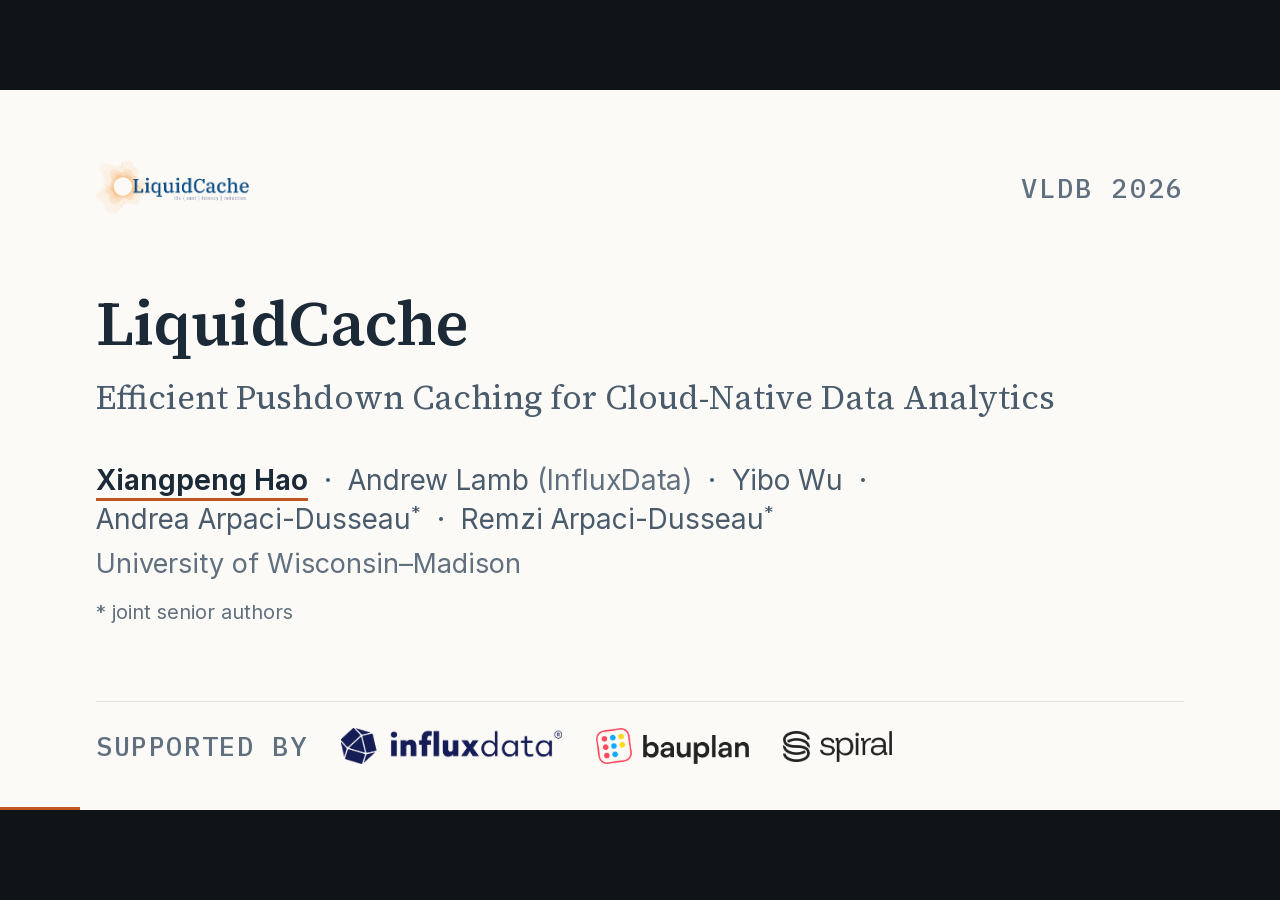
<file: index.html>
<!DOCTYPE html>
<html lang="en">
<head>
<meta charset="utf-8">
<meta name="viewport" content="width=device-width, initial-scale=1">
<title>LiquidCache — VLDB 2026</title>
<link rel="stylesheet" href="style.css?v=13">
</head>
<body>
<div id="stage">
<div id="frame">

<!-- global SVG defs: markers must live outside display:none slides -->
<svg width="0" height="0" style="position:absolute" aria-hidden="true">
  <defs>
    <marker id="ah" viewBox="0 0 10 10" refX="7.5" refY="5" markerWidth="9" markerHeight="9" orient="auto-start-reverse">
      <path d="M0,0.6 L9.5,5 L0,9.4 z" fill="#4a5b6c"/>
    </marker>
    <marker id="ah-a" viewBox="0 0 10 10" refX="7.5" refY="5" markerWidth="9" markerHeight="9" orient="auto-start-reverse">
      <path d="M0,0.6 L9.5,5 L0,9.4 z" fill="#c05621"/>
    </marker>
    <marker id="ah-b" viewBox="0 0 10 10" refX="7.5" refY="5" markerWidth="9" markerHeight="9" orient="auto-start-reverse">
      <path d="M0,0.6 L9.5,5 L0,9.4 z" fill="#3d6b99"/>
    </marker>
  </defs>
</svg>

<!-- ================= 1 · TITLE ================= -->
<section class="slide s-title">
  <div class="brand">
    <img class="lc" src="assets/liquidcache-logo.png" alt="LiquidCache">
    <div class="venue">VLDB 2026</div>
  </div>
  <div class="mid">
    <h1>LiquidCache</h1>
    <div class="subtitle">Efficient Pushdown Caching for Cloud-Native Data Analytics</div>
    <div class="authors">
      <span class="me">Xiangpeng Hao</span> &nbsp;·&nbsp;
      <span class="au">Andrew Lamb <span class="inst">(InfluxData)</span></span> &nbsp;·&nbsp;
      <span class="au">Yibo Wu</span> &nbsp;·&nbsp;
      <span class="au">Andrea Arpaci-Dusseau<sup>*</sup></span> &nbsp;·&nbsp;
      <span class="au">Remzi Arpaci-Dusseau<sup>*</sup></span>
    </div>
    <div class="affil">University of Wisconsin–Madison</div>
    <div class="jsa-note">* joint senior authors</div>
  </div>
  <div class="foot">
    <span class="lab">Supported by</span>
    <img src="assets/influxdata.png" alt="InfluxData">
    <img src="assets/bauplan.png" alt="Bauplan">
    <img class="spiral" src="assets/spiral.png" alt="Spiral">
  </div>
</section>

<!-- ================= 2 · TAKEAWAY ================= -->
<section class="slide s-take">
  <div class="kicker">Takeaway</div>
  <div class="body" style="gap:24px">
    <div class="hero">Cache a <span class="a">better format</span><br>than the storage format.</div>
    <svg id="takeaway-anim" viewBox="0 0 1112 235" style="width:1112px">
      <!-- object store: the archive keeps its files; travelers below are copies -->
      <rect x="10" y="10" width="310" height="170" rx="14" fill="#e9eff6" stroke="#c3d3e2"/>
      <text x="165" y="44" text-anchor="middle" class="t-box">Object store</text>
      <g class="shelf">
        <rect x="27" y="58" width="132" height="44" rx="9" fill="#e6eff6" stroke="#3f7ea6"/>
        <text x="93" y="88" text-anchor="middle" class="t-mono" fill="#31658a">CSV</text>
        <rect x="171" y="58" width="132" height="44" rx="9" fill="#e3f1ef" stroke="#2f8b84"/>
        <text x="237" y="88" text-anchor="middle" class="t-mono" fill="#266f6a">JSON</text>
        <rect x="27" y="112" width="132" height="44" rx="9" fill="#e9eff6" stroke="#3d6b99"/>
        <text x="93" y="142" text-anchor="middle" class="t-mono" fill="#2d5177">Parquet</text>
        <rect x="171" y="112" width="132" height="44" rx="9" fill="#e9ebf6" stroke="#5a68a8"/>
        <text x="237" y="142" text-anchor="middle" class="t-mono" fill="#47548c">MCAP</text>
      </g>

      <!-- cache: slots fill as copies arrive, empty again at cycle end -->
      <rect x="401" y="10" width="310" height="170" rx="14" fill="#ffffff" stroke="#e8c9a8" stroke-width="1.5"/>
      <text x="556" y="44" text-anchor="middle" class="t-box">Cache</text>
      <g class="slots" fill="none" stroke="#e8c9a8" stroke-dasharray="5 4">
        <rect x="418" y="58" width="132" height="44" rx="9"/>
        <rect x="562" y="58" width="132" height="44" rx="9"/>
        <rect x="418" y="112" width="132" height="44" rx="9"/>
        <rect x="562" y="112" width="132" height="44" rx="9"/>
      </g>
      <g class="cached-static">
        <rect x="418" y="58" width="132" height="44" rx="9" fill="#faeee2" stroke="#e8c9a8"/>
        <text x="484" y="88" text-anchor="middle" class="t-mono" fill="#9c4118">Liquid</text>
        <rect x="562" y="58" width="132" height="44" rx="9" fill="#faeee2" stroke="#e8c9a8"/>
        <text x="628" y="88" text-anchor="middle" class="t-mono" fill="#9c4118">Liquid</text>
        <rect x="418" y="112" width="132" height="44" rx="9" fill="#faeee2" stroke="#e8c9a8"/>
        <text x="484" y="142" text-anchor="middle" class="t-mono" fill="#9c4118">Liquid</text>
        <rect x="562" y="112" width="132" height="44" rx="9" fill="#faeee2" stroke="#e8c9a8"/>
        <text x="628" y="142" text-anchor="middle" class="t-mono" fill="#9c4118">Liquid</text>
      </g>

      <!-- compute -->
      <rect x="792" y="10" width="310" height="170" rx="14" fill="#ffffff" stroke="#e4e1d8"/>
      <text x="947" y="44" text-anchor="middle" class="t-box">Compute</text>
      <rect x="822" y="58" width="250" height="44" rx="9" fill="#fbfaf7" stroke="#e4e1d8"/>
      <text x="947" y="88" text-anchor="middle" class="t-mono">DataFusion</text>
      <rect x="822" y="112" width="250" height="44" rx="9" fill="#fbfaf7" stroke="#e4e1d8"/>
      <text x="947" y="142" text-anchor="middle" class="t-mono">any engine</text>

      <!-- arrows -->
      <line x1="328" y1="95" x2="393" y2="95" stroke="#4a5b6c" stroke-width="2" marker-end="url(#ah)"/>
      <line x1="719" y1="95" x2="784" y2="95" stroke="#c05621" stroke-width="2" marker-end="url(#ah-a)"/>
      <text x="360" y="222" text-anchor="middle" class="t-mono">transcode once</text>
      <text x="751" y="222" text-anchor="middle" class="t-mono">serve every query</text>

      <!-- traveling copies: cool file leaves the shelf, docks warm in a slot -->
      <g class="fly" style="opacity:0; transform: translate(27px,58px)">
        <g class="fly-cool">
          <rect width="132" height="44" rx="9" fill="#e6eff6" stroke="#3f7ea6"/>
          <text x="66" y="30" text-anchor="middle" class="t-mono" fill="#31658a">CSV</text>
        </g>
        <g class="fly-warm" style="opacity:0">
          <rect width="132" height="44" rx="9" fill="#faeee2" stroke="#c05621"/>
          <text x="66" y="30" text-anchor="middle" class="t-mono" fill="#9c4118">Liquid</text>
        </g>
      </g>
      <g class="fly" style="opacity:0; transform: translate(171px,58px)">
        <g class="fly-cool">
          <rect width="132" height="44" rx="9" fill="#e3f1ef" stroke="#2f8b84"/>
          <text x="66" y="30" text-anchor="middle" class="t-mono" fill="#266f6a">JSON</text>
        </g>
        <g class="fly-warm" style="opacity:0">
          <rect width="132" height="44" rx="9" fill="#faeee2" stroke="#c05621"/>
          <text x="66" y="30" text-anchor="middle" class="t-mono" fill="#9c4118">Liquid</text>
        </g>
      </g>
      <g class="fly" style="opacity:0; transform: translate(27px,112px)">
        <g class="fly-cool">
          <rect width="132" height="44" rx="9" fill="#e9eff6" stroke="#3d6b99"/>
          <text x="66" y="30" text-anchor="middle" class="t-mono" fill="#2d5177">Parquet</text>
        </g>
        <g class="fly-warm" style="opacity:0">
          <rect width="132" height="44" rx="9" fill="#faeee2" stroke="#c05621"/>
          <text x="66" y="30" text-anchor="middle" class="t-mono" fill="#9c4118">Liquid</text>
        </g>
      </g>
      <g class="fly" style="opacity:0; transform: translate(171px,112px)">
        <g class="fly-cool">
          <rect width="132" height="44" rx="9" fill="#e9ebf6" stroke="#5a68a8"/>
          <text x="66" y="30" text-anchor="middle" class="t-mono" fill="#47548c">MCAP</text>
        </g>
        <g class="fly-warm" style="opacity:0">
          <rect width="132" height="44" rx="9" fill="#faeee2" stroke="#c05621"/>
          <text x="66" y="30" text-anchor="middle" class="t-mono" fill="#9c4118">Liquid</text>
        </g>
      </g>

      <!-- serve pulses: cache -> compute, only once data is cached -->
      <circle class="pulse" cx="715" cy="80" r="6" fill="#c05621" style="opacity:0"/>
      <circle class="pulse" cx="715" cy="134" r="6" fill="#c05621" style="opacity:0"/>
      <circle class="pulse" cx="715" cy="80" r="6" fill="#c05621" style="opacity:0"/>
      <circle class="pulse" cx="715" cy="134" r="6" fill="#c05621" style="opacity:0"/>
      <circle class="pulse" cx="715" cy="80" r="6" fill="#c05621" style="opacity:0"/>
    </svg>
    <div class="pair">
      <div class="item">
        <h3>10× cheaper</h3>
        <p>Storage keeps its stable format; the cache serves one that’s 10× cheaper to query.</p>
      </div>
      <div class="item">
        <h3>Zero overhead</h3>
        <p>Transcoding uses idle cache CPUs and hides behind the <span style="white-space:nowrap">cache-miss I/O</span>.</p>
      </div>
    </div>
  </div>
  <div class="pageno">2 / 16</div>
</section>

<!-- ================= 3 · BACKGROUND A ================= -->
<section class="slide">
  <div class="kicker">Background <span class="dim">· 1 / 2</span></div>
  <h1>Cloud-native analytics already reads remote data through a cache</h1>
  <div class="body">
    <svg viewBox="0 0 1112 400" style="width:1112px">
      <!-- object store -->
      <rect x="10" y="80" width="230" height="240" rx="16" fill="#e9eff6" stroke="#c3d3e2"/>
      <text x="125" y="118" text-anchor="middle" class="t-box">Object store</text>
      <g transform="translate(62,146)">
        <path d="M8,8 h96 l30,30 v92 h-126 z" fill="#ffffff" stroke="#c3d3e2"/>
        <path d="M4,4 h96 l30,30 v92 h-126 z" fill="#ffffff" stroke="#9fb6ca"/>
        <path d="M0,0 h96 l30,30 v92 h-126 z" fill="#ffffff" stroke="#3d6b99"/>
        <path d="M96,0 l0,30 l30,0" fill="none" stroke="#3d6b99"/>
        <text x="63" y="78" text-anchor="middle" class="t-mono" fill="#2d5177">Parquet</text>
      </g>

      <!-- cache tier -->
      <rect x="441" y="80" width="230" height="240" rx="16" fill="#ffffff" stroke="#e4e1d8"/>
      <text x="556" y="118" text-anchor="middle" class="t-box">Cache tier</text>
      <g transform="translate(493,146)">
        <path d="M8,8 h96 l30,30 v92 h-126 z" fill="#ffffff" stroke="#c3d3e2"/>
        <path d="M4,4 h96 l30,30 v92 h-126 z" fill="#ffffff" stroke="#9fb6ca"/>
        <path d="M0,0 h96 l30,30 v92 h-126 z" fill="#ffffff" stroke="#3d6b99"/>
        <path d="M96,0 l0,30 l30,0" fill="none" stroke="#3d6b99"/>
        <text x="63" y="78" text-anchor="middle" class="t-mono" fill="#2d5177">Parquet</text>
      </g>
      <text x="556" y="352" text-anchor="middle" font-size="28" font-weight="600" fill="#1c2a38" font-family="Inter, -apple-system, sans-serif">the same bytes, closer</text>

      <!-- compute -->
      <rect x="872" y="80" width="230" height="240" rx="16" fill="#ffffff" stroke="#e4e1d8"/>
      <text x="987" y="118" text-anchor="middle" class="t-box">Compute</text>
      <rect x="892" y="140" width="190" height="48" rx="9" fill="#fbfaf7" stroke="#d6d2c6"/>
      <text x="987" y="172" text-anchor="middle" class="t-mono">BI</text>
      <rect x="892" y="198" width="190" height="48" rx="9" fill="#fbfaf7" stroke="#d6d2c6"/>
      <text x="987" y="230" text-anchor="middle" class="t-mono">SQL</text>
      <rect x="892" y="256" width="190" height="48" rx="9" fill="#fbfaf7" stroke="#d6d2c6"/>
      <text x="987" y="288" text-anchor="middle" class="t-mono">ML</text>

      <!-- arrows -->
      <line x1="248" y1="200" x2="433" y2="200" stroke="#3d6b99" stroke-width="2.5" stroke-dasharray="7 6" marker-end="url(#ah-b)"/>
      <text x="340" y="174" text-anchor="middle" class="t-mono" fill="#2d5177">100–200 ms</text>
      <text x="340" y="240" text-anchor="middle" class="t-mono-f">$ per GET</text>

      <line x1="679" y1="200" x2="864" y2="200" stroke="#4a5b6c" stroke-width="2.5" marker-end="url(#ah)"/>
      <text x="771" y="174" text-anchor="middle" class="t-mono">~1 ms</text>

      <!-- bottom note -->
      <text x="20" y="392" class="t-lab">Standard practice: Alluxio, Databricks disk cache, and in-house caching tiers.</text>
    </svg>
  </div>
  <div class="pageno">3 / 16</div>
</section>

<!-- ================= 4 · BACKGROUND B ================= -->
<section class="slide">
  <div class="kicker">Background <span class="dim">· 2 / 2</span></div>
  <h1>LiquidCache answers in a better format<br>than it fetches</h1>
  <div class="body">
    <svg viewBox="0 0 1112 400" style="width:1112px">
      <!-- object store -->
      <rect x="10" y="80" width="240" height="250" rx="16" fill="#e9eff6" stroke="#c3d3e2"/>
      <text x="130" y="118" text-anchor="middle" class="t-box">Object store</text>
      <g transform="translate(67,148)">
        <path d="M4,4 h96 l30,30 v88 h-126 z" fill="#ffffff" stroke="#9fb6ca"/>
        <path d="M0,0 h96 l30,30 v88 h-126 z" fill="#ffffff" stroke="#3d6b99"/>
        <path d="M96,0 l0,30 l30,0" fill="none" stroke="#3d6b99"/>
        <text x="63" y="74" text-anchor="middle" class="t-mono" fill="#2d5177">Parquet</text>
      </g>
      <text x="130" y="312" text-anchor="middle" class="t-mono-f">unchanged</text>

      <!-- liquidcache -->
      <rect x="356" y="60" width="400" height="290" rx="16" fill="#ffffff" stroke="#e8c9a8" stroke-width="1.5"/>
      <text x="556" y="98" text-anchor="middle" class="t-box" fill="#9c4118">LiquidCache</text>
      <rect x="375" y="122" width="160" height="52" rx="10" fill="#e9eff6" stroke="#c3d3e2"/>
      <text x="455" y="156" text-anchor="middle" class="t-mono" fill="#2d5177">Parquet</text>
      <line class="tpulse" x1="543" y1="148" x2="575" y2="148" stroke="#c05621" stroke-width="2.5" marker-end="url(#ah-a)"/>
      <rect x="581" y="122" width="160" height="52" rx="10" fill="#faeee2" stroke="#e8c9a8"/>
      <text x="661" y="156" text-anchor="middle" class="t-mono-a">Liquid</text>
      <text x="556" y="222" text-anchor="middle" class="t-lab">transcodes on first access,</text>
      <text x="556" y="256" text-anchor="middle" class="t-lab">keeps only the better format,</text>
      <text x="556" y="290" text-anchor="middle" class="t-lab">evaluates filters in place</text>

      <!-- compute -->
      <rect x="862" y="80" width="240" height="250" rx="16" fill="#ffffff" stroke="#e4e1d8"/>
      <text x="982" y="118" text-anchor="middle" class="t-box">Compute</text>
      <rect x="886" y="146" width="192" height="48" rx="9" fill="#fbfaf7" stroke="#d6d2c6"/>
      <text x="982" y="178" text-anchor="middle" class="t-mono">DataFusion</text>
      <rect x="886" y="206" width="192" height="48" rx="9" fill="#fbfaf7" stroke="#d6d2c6"/>
      <text x="982" y="238" text-anchor="middle" class="t-mono">any engine</text>
      <text x="982" y="312" text-anchor="middle" class="t-mono-f">unchanged</text>

      <!-- arrows -->
      <line x1="258" y1="205" x2="348" y2="205" stroke="#3d6b99" stroke-width="2.5" stroke-dasharray="7 6" marker-end="url(#ah-b)"/>
      <line x1="764" y1="205" x2="854" y2="205" stroke="#c05621" stroke-width="2.5" marker-end="url(#ah-a)"/>
      <text x="303" y="392" text-anchor="middle" class="t-mono" fill="#2d5177">on miss · 100–200 ms</text>
      <text x="809" y="392" text-anchor="middle" class="t-mono-a">matching rows · ~1 ms</text>
    </svg>
  </div>
  <div class="pageno">4 / 16</div>
</section>

<!-- ================= 5 · ROADMAP (PART 1) ================= -->
<section class="slide s-map">
  <div class="anchor">Cache a <b>better format</b> than the storage format —</div>
  <div class="parts">
    <div class="part active">
      <div class="num">1</div>
      <div>
        <h2>Why is a different format 10×&nbsp;cheaper?</h2>
      </div>
    </div>
    <div class="part">
      <div class="num">2</div>
      <div>
        <h2>Why is it zero overhead?</h2>
      </div>
    </div>
  </div>
  <div class="pageno">5 / 16</div>
</section>

<!-- ================= 6 · P1.1 WRITERS PICK ================= -->
<section class="slide">
  <div class="kicker">Part 1 · Where the 10× comes from <span class="dim">· 1 / 5</span></div>
  <h1>Writers pick formats for the archive</h1>
  <div class="body">
    <div class="cols">
      <div class="panel archive" data-step="1">
        <div class="p-head">The archive needs</div>
        <ul>
          <li>Stability over decades</li>
          <li>Universal compatibility</li>
          <li>Compression</li>
          <li>Open governance</li>
        </ul>
      </div>
      <div class="panel hw" data-step="2">
        <div class="p-head">Today’s hardware wants</div>
        <ul>
          <li>Cheap decoding</li>
          <li>SIMD-friendly layouts</li>
          <li>Random access</li>
          <li>Freedom to evolve</li>
        </ul>
      </div>
    </div>
    <div class="wall" data-step="3">
      <div class="lab">What lands in the lake</div>
      <div class="wall-row">
        <span class="fmt-txt">CSV</span>
        <span class="fmt-txt">JSON</span>
        <img class="fmt-logo" src="assets/fmt-parquet.png" alt="Apache Parquet">
        <img class="fmt-logo" src="assets/fmt-vortex.png" alt="Vortex">
        <img class="fmt-logo dots" src="assets/fmt-lance.png" alt="Lance">
        <span class="fmt-txt">Nimble</span>
        <img class="fmt-logo sq" src="assets/fmt-duckdb.png" alt="DuckDB">
        <img class="fmt-logo tall" src="assets/fmt-mcap.png" alt="MCAP">
        <span class="fmt-txt">in-house</span>
      </div>
    </div>
  </div>
  <div class="pageno">6 / 16</div>
</section>

<!-- ================= 7 · P1.2 FORMATS NOT EQUAL ================= -->
<section class="slide">
  <div class="kicker">Part 1 · Where the 10× comes from <span class="dim">· 2 / 5</span></div>
  <h1>File formats are not created equal: each new generation is faster to query</h1>
  <div class="body">
    <svg viewBox="0 0 1112 430" style="width:1112px">
      <!-- staircase -->
      <g class="step">
        <rect x="40" y="310" width="300" height="90" rx="12" fill="#ffffff" stroke="#e4e1d8"/>
        <text x="190" y="348" text-anchor="middle" class="t-box-s">CSV · JSON</text>
        <text x="190" y="382" text-anchor="middle" class="t-lab">row-oriented text</text>
      </g>
      <g class="step">
        <rect x="406" y="195" width="300" height="90" rx="12" fill="#e9eff6" stroke="#c3d3e2"/>
        <text x="556" y="233" text-anchor="middle" class="t-box-s" fill="#2d5177">Parquet · ORC</text>
        <text x="556" y="267" text-anchor="middle" class="t-lab">columnar</text>
      </g>
      <g class="step">
        <rect x="772" y="80" width="300" height="90" rx="12" fill="#faeee2" stroke="#e8c9a8"/>
        <text x="922" y="118" text-anchor="middle" class="t-box-s" fill="#9c4118">Vortex · Liquid</text>
        <text x="922" y="152" text-anchor="middle" class="t-lab">decoding-first design</text>
      </g>
      <!-- hop arrows -->
      <path class="hop" d="M 348 304 C 378 272, 390 262, 398 252" fill="none" stroke="#4a5b6c" stroke-width="2.5" marker-end="url(#ah)"/>
      <g class="hoplab"><text x="412" y="330" text-anchor="start" class="t-mono">+ column pruning</text>
      <text x="412" y="366" text-anchor="start" class="t-mono">+ compression, statistics</text></g>

      <path class="hop" d="M 714 189 C 744 156, 756 146, 764 137" fill="none" stroke="#c05621" stroke-width="2.5" marker-end="url(#ah-a)"/>
      <g class="hoplab"><text x="778" y="262" text-anchor="start" class="t-mono-a">+ SIMD encodings</text>
      <text x="778" y="298" text-anchor="start" class="t-mono-a">+ random access</text></g>

      <!-- axis -->
      <line x1="40" y1="420" x2="1068" y2="420" stroke="#6d7c8b" stroke-width="1.5" marker-end="url(#ah)"/>
      <text x="1040" y="404" text-anchor="end" class="t-mono-f">faster to query</text>

      <!-- evidence, attached to the top step -->
      <g class="ev"><text x="200" y="120" text-anchor="start" class="t-callout">10× lower decoding CPU,</text>
      <text x="200" y="156" text-anchor="start" class="t-lab">same compression as Parquet</text></g>
    </svg>
  </div>
  <div class="pageno">7 / 16</div>
</section>

<!-- ================= 8 · P1.3 LOCKED IN ================= -->
<section class="slide">
  <div class="kicker">Part 1 · Where the 10× comes from <span class="dim">· 3 / 5</span></div>
  <h1>Switching formats takes a decade</h1>
  <div class="body">
    <div class="cols">
      <div class="opt">
        <div class="o-tag">Option A</div>
        <h3>Re-encode the whole lake</h3>
        <ul>
          <li>petabyte-scale ETL, paid up front</li>
          <li>two copies of everything</li>
          <li>converts data no query reads</li>
        </ul>
      </div>
      <div class="opt">
        <div class="o-tag">Option B</div>
        <h3>Ask every writer to switch</h3>
        <ul>
          <li>thousands of writers to convince</li>
          <li>breaks the oldest consumer</li>
          <li>churn vs. archival stability</li>
        </ul>
      </div>
    </div>
    <div class="verdict">
      <span class="mark">IN PRACTICE</span>
      <span>New formats keep arriving; production data stays in years-old Parquet — held back by governance, not performance.</span>
    </div>
  </div>
  <div class="pageno">8 / 16</div>
</section>

<!-- ================= 9 · P1.4 THE APPROACH ================= -->
<section class="slide">
  <div class="kicker">Part 1 · Where the 10× comes from <span class="dim">· 4 / 5</span></div>
  <h1>Keep the archive as is —<br>cache the better format instead</h1>
  <div class="body">
    <svg viewBox="0 0 1112 420" style="width:1112px">
      <!-- object store: whatever the writers chose (cool = archival formats) -->
      <rect x="10" y="40" width="310" height="240" rx="14" fill="#e9eff6" stroke="#c3d3e2"/>
      <text x="165" y="78" text-anchor="middle" class="t-box">Object store</text>
      <g class="sfmt"><rect x="27" y="100" width="132" height="44" rx="9" fill="#e6eff6" stroke="#3f7ea6"/>
      <text x="93" y="130" text-anchor="middle" class="t-mono" fill="#31658a">CSV</text></g>
      <g class="sfmt"><rect x="171" y="100" width="132" height="44" rx="9" fill="#e3f1ef" stroke="#2f8b84"/>
      <text x="237" y="130" text-anchor="middle" class="t-mono" fill="#266f6a">JSON</text></g>
      <g class="sfmt"><rect x="27" y="154" width="132" height="44" rx="9" fill="#e9eff6" stroke="#3d6b99"/>
      <text x="93" y="184" text-anchor="middle" class="t-mono" fill="#2d5177">Parquet</text></g>
      <g class="sfmt"><rect x="171" y="154" width="132" height="44" rx="9" fill="#e9ebf6" stroke="#5a68a8"/>
      <text x="237" y="184" text-anchor="middle" class="t-mono" fill="#47548c">MCAP</text></g>
      <text x="165" y="248" text-anchor="middle" class="t-lab">all unchanged</text>

      <!-- cache server: one format, ours -->
      <rect x="401" y="40" width="310" height="240" rx="14" fill="#ffffff" stroke="#e8c9a8" stroke-width="1.5"/>
      <text x="556" y="78" text-anchor="middle" class="t-box" fill="#9c4118">Cache server</text>
      <g class="fmt"><rect x="428" y="112" width="256" height="86" rx="12" fill="#faeee2" stroke="#c05621" stroke-width="2"/>
      <text x="556" y="152" text-anchor="middle" class="t-box" fill="#9c4118">Liquid</text>
      <text x="556" y="184" text-anchor="middle" class="t-mono-a">our format</text></g>
      <text x="556" y="248" text-anchor="middle" class="t-lab">ephemeral</text>

      <!-- compute -->
      <rect x="792" y="40" width="310" height="240" rx="14" fill="#ffffff" stroke="#e4e1d8"/>
      <text x="947" y="78" text-anchor="middle" class="t-box">Compute</text>
      <rect x="822" y="100" width="250" height="44" rx="9" fill="#fbfaf7" stroke="#e4e1d8"/>
      <text x="947" y="130" text-anchor="middle" class="t-mono">DataFusion</text>
      <rect x="822" y="154" width="250" height="44" rx="9" fill="#fbfaf7" stroke="#e4e1d8"/>
      <text x="947" y="184" text-anchor="middle" class="t-mono">any engine</text>
      <text x="947" y="248" text-anchor="middle" class="t-lab">nothing to adopt</text>

      <!-- arrows -->
      <line x1="328" y1="160" x2="393" y2="160" stroke="#3d6b99" stroke-width="2.5" stroke-dasharray="7 6" marker-end="url(#ah-b)"/>
      <line x1="719" y1="160" x2="784" y2="160" stroke="#c05621" stroke-width="2.5" marker-end="url(#ah-a)"/>
      <text x="360" y="312" text-anchor="middle" class="t-mono" fill="#2d5177">transcode</text>
      <text x="751" y="312" text-anchor="middle" class="t-mono-a">serve fast</text>

      <text x="10" y="368" class="t-lab">Whatever the writers chose goes in; <tspan font-weight="600" fill="#1c2a38">one format we control</tspan> comes out.</text>
      <text x="10" y="404" class="t-lab">Liquid filters strings without fully decoding them; it owes no compatibility.</text>
    </svg>
  </div>
  <div class="pageno">9 / 16</div>
</section>

<!-- ================= 10 · P1.5 PAYOFF ================= -->
<section class="slide">
  <div class="kicker">Part 1 · Where the 10× comes from <span class="dim">· 5 / 5</span></div>
  <h1>The whole system gets cheaper</h1>
  <div class="body">
    <div class="stats">
      <div class="stat">
        <div class="big">10×</div>
        <div class="what">lower cache CPU per query</div>
        <div class="vs">not end-to-end latency</div>
      </div>
      <div class="stat">
        <div class="big">4×</div>
        <div class="what">smaller than Arrow in memory</div>
        <div class="vs">vs. Arrow, still query-ready</div>
      </div>
      <div class="stat">
        <div class="big">100×</div>
        <div class="what">lower network traffic</div>
        <div class="vs">filters run in the cache</div>
      </div>
    </div>
    <div class="methods">ClickBench and TPC-H on Apache DataFusion, against non-pushdown caches.<br>
      <span class="fine">CloudLab 6525: 16 cores / 32 threads, 128 GB RAM, 10 Gbps network. Five runs per query, last three averaged.</span></div>
  </div>
  <div class="pageno">10 / 16</div>
</section>

<!-- ================= 11 · ROADMAP (PART 2) ================= -->
<section class="slide s-map">
  <div class="anchor">Cache a <b>better format</b> than the storage format —</div>
  <div class="parts">
    <div class="part done">
      <div class="num">1</div>
      <div>
        <h2>Why is a different format 10×&nbsp;cheaper?</h2>
      </div>
    </div>
    <div class="part active">
      <div class="num">2</div>
      <div>
        <h2>Why is it zero overhead?</h2>
      </div>
    </div>
  </div>
  <div class="pageno">11 / 16</div>
</section>

<!-- ================= 12 · P2.1 CACHE IS MANDATORY ================= -->
<section class="slide">
  <div class="kicker">Part 2 · Why it’s zero overhead <span class="dim">· 1 / 4</span></div>
  <h1>Disaggregation already made the cache mandatory</h1>
  <div class="body">
    <svg viewBox="0 0 1112 400" style="width:1112px">
      <!-- today's practice: one row -->
      <rect x="10" y="70" width="240" height="80" rx="12" fill="#e9eff6" stroke="#c3d3e2"/>
      <text x="130" y="120" text-anchor="middle" class="t-box-s">Object store</text>
      <rect x="436" y="70" width="240" height="80" rx="12" fill="#ffffff" stroke="#e4e1d8"/>
      <text x="556" y="120" text-anchor="middle" class="t-box-s">Cache</text>
      <rect x="862" y="70" width="240" height="80" rx="12" fill="#ffffff" stroke="#e4e1d8"/>
      <text x="982" y="120" text-anchor="middle" class="t-box-s">Compute</text>
      <line x1="258" y1="110" x2="428" y2="110" stroke="#3d6b99" stroke-width="2.5" stroke-dasharray="7 6" marker-end="url(#ah-b)"/>
      <text x="343" y="52" text-anchor="middle" class="t-mono" fill="#2d5177">on miss</text>
      <text x="343" y="186" text-anchor="middle" class="t-mono" fill="#2d5177">100–200 ms</text>
      <line x1="684" y1="110" x2="854" y2="110" stroke="#4a5b6c" stroke-width="2.5" marker-end="url(#ah)"/>
      <text x="769" y="52" text-anchor="middle" class="t-mono">~1 ms</text>

      <!-- the claim -->
      <g class="claim"><text x="556" y="288" text-anchor="middle" font-size="34" font-weight="600" fill="#1c2a38" font-family="Inter, -apple-system, sans-serif">The server, its DRAM, and its network are <tspan fill="#9c4118">already paid for</tspan> —</text>
      <text x="556" y="336" text-anchor="middle" font-size="34" font-weight="600" fill="#1c2a38" font-family="Inter, -apple-system, sans-serif">whatever format the cache happens to store.</text></g>
    </svg>
  </div>
  <div class="pageno">12 / 16</div>
</section>

<!-- ================= 13 · P2.2 IDLE CPU ================= -->
<section class="slide">
  <div class="kicker">Part 2 · Why it’s zero overhead <span class="dim">· 2 / 4</span></div>
  <h1>Cache servers bundle idle CPUs</h1>
  <div class="body">
    <svg viewBox="0 0 1112 440" style="width:1112px">
      <rect x="20" y="20" width="1072" height="300" rx="16" fill="#ffffff" stroke="#e4e1d8"/>
      <text x="52" y="66" class="t-box">A cache server</text>

      <!-- utilization rows -->
      <g transform="translate(52,100)">
        <text x="0" y="16" class="t-mono">network</text>
        <rect x="210" y="-2" width="560" height="22" rx="11" fill="#f1efe8"/>
        <rect class="u-fill grow-x" x="210" y="-2" width="470" height="22" rx="11" fill="#8fa3b6"/>
        <text x="790" y="16" class="t-mono-f">serving reads</text>
      </g>
      <g transform="translate(52,158)">
        <text x="0" y="16" class="t-mono">DRAM · SSD</text>
        <rect x="210" y="-2" width="560" height="22" rx="11" fill="#f1efe8"/>
        <rect class="u-fill grow-x" x="210" y="-2" width="436" height="22" rx="11" fill="#8fa3b6"/>
        <text x="790" y="16" class="t-mono-f">holding data</text>
      </g>
      <g transform="translate(52,216)">
        <text x="0" y="16" class="t-mono">CPU</text>
        <rect x="210" y="-2" width="560" height="22" rx="11" fill="#f1efe8"/>
        <rect class="u-fill grow-x" x="210" y="-2" width="66" height="22" rx="11" fill="#8fa3b6"/>
        <rect class="u-idle" x="282" y="-5" width="488" height="28" rx="14" fill="none" stroke="#c05621" stroke-width="1.8" stroke-dasharray="6 5"/>
        <text class="u-idle t-mono-a" x="790" y="16">idle</text>
      </g>

      <g class="u-idle"><path d="M 578 252 C 578 268, 578 268, 578 282" fill="none" stroke="#c05621" stroke-width="2.5" marker-end="url(#ah-a)"/>
      <text x="556" y="312" text-anchor="middle" class="t-mono-a">spend the idle cycles on transcoding</text></g>

      <text x="20" y="386" class="t-lab">The cores come with the box — transcoding is what they are <tspan font-weight="600" fill="#1c2a38">good for</tspan>.</text>
      <text x="20" y="428" class="t-fine">Measured on a conventional byte cache.</text>
    </svg>
  </div>
  <div class="pageno">13 / 16</div>
</section>

<!-- ================= 14 · P2.3 LAZY ================= -->
<section class="slide">
  <div class="kicker">Part 2 · Why it’s zero overhead <span class="dim">· 3 / 4</span></div>
  <h1>Only the data that queries touch is ever transcoded</h1>
  <div class="body">
    <svg viewBox="0 0 1112 430" style="width:1112px">
      <!-- data lake grid -->
      <text x="20" y="36" class="t-mono-f" letter-spacing="2">DATA LAKE — PARQUET</text>
      <g id="lake" transform="translate(20,60)"></g>
      <text x="292" y="322" text-anchor="middle" class="t-mono-f">written once, read rarely</text>

      <!-- arrow -->
      <text x="652" y="168" text-anchor="middle" class="t-mono-a">on miss</text>
      <line x1="596" y1="196" x2="724" y2="196" stroke="#c05621" stroke-width="2.5" marker-end="url(#ah-a)"/>

      <!-- cache -->
      <text x="740" y="36" class="t-mono-f" letter-spacing="2">LIQUIDCACHE — LIQUID</text>
      <rect x="740" y="60" width="352" height="240" rx="16" fill="#ffffff" stroke="#e8c9a8" stroke-width="1.5"/>
      <g id="cachegrid" transform="translate(768,88)"></g>
      <text x="916" y="322" text-anchor="middle" class="t-mono-f">hot subset, transcoded</text>

      <text x="20" y="354" class="t-lab">No eager ETL — the cold data is <tspan font-weight="600" fill="#1c2a38">never converted at all</tspan>.</text>
      <text x="20" y="388" class="t-fine">&gt;50% of smart-tiered Azure capacity sits ≥30 days untouched — Azure, 2026.</text>
      <text x="20" y="418" class="t-fine">~80% of Redshift CTAS tables feed exactly one query — VLDB 2024.</text>
    </svg>
  </div>
  <div class="pageno">14 / 16</div>
</section>

<!-- ================= 15 · P2.4 HIDDEN BY IO ================= -->
<section class="slide">
  <div class="kicker">Part 2 · Why it’s zero overhead <span class="dim">· 4 / 4</span></div>
  <h1>Transcoding hides behind the miss I/O</h1>
  <div class="body">
    <svg viewBox="0 0 1112 474" style="width:1112px">
      <!-- legend: two series, one row -->
      <g transform="translate(70,8)">
        <rect x="0" y="0" width="20" height="20" rx="5" fill="#3d6b99"/>
        <text x="30" y="18" class="t-mono">Parquet</text>
        <rect x="210" y="0" width="20" height="20" rx="5" fill="#c05621"/>
        <text x="240" y="18" class="t-mono">LiquidCache</text>
        <line x1="450" y1="10" x2="492" y2="10" stroke="#9c4118" stroke-width="2.5" stroke-dasharray="7 5"/>
        <text x="502" y="18" class="t-mono-a">transcoding CPU · 2.2 s</text>
      </g>

      <!-- y axis: 0..25 s maps 356 -> 92 -->
      <g class="t-mono">
        <text x="96" y="365" text-anchor="end">0</text>
        <text x="96" y="259" text-anchor="end">10</text>
        <text x="96" y="153" text-anchor="end">20</text>
        <text x="30" y="228" transform="rotate(-90 30 228)" text-anchor="middle">cold-run time (s)</text>
      </g>
      <line x1="110" y1="250.4" x2="1092" y2="250.4" stroke="#eeece5"/>
      <line x1="110" y1="144.8" x2="1092" y2="144.8" stroke="#eeece5"/>

      <!-- transcoding CPU: y = 356 - 2.2*10.56 -->
      <line class="tline" x1="110" y1="332.8" x2="1092" y2="332.8" stroke="#9c4118" stroke-width="2" stroke-dasharray="7 5"/>

      <!-- bars: rendered by deck.js (GX=144, GW=196, BW=58, gap 12) -->
      <g id="coldbars"></g>
      <line x1="110" y1="356" x2="1092" y2="356" stroke="#1c2a38" stroke-width="1.5"/>

      <text x="110" y="428" class="t-lab">Cold runs match Parquet everywhere but memory; warm runs <tspan font-weight="600" fill="#1c2a38">2× faster</tspan>.</text>
      <text x="110" y="464" class="t-fine">ClickBench on CloudLab — 16 cores, 128 GB RAM, 10 Gbps network.</text>
    </svg>
  </div>
  <div class="pageno">15 / 16</div>
</section>

<!-- ================= 16 · CONCLUSION ================= -->
<section class="slide s-take s-end">
  <div class="kicker">Conclusion</div>
  <div class="body" style="gap:30px">
    <div class="hero">Cache a <span class="a">better format</span><br>than the storage format.</div>
    <div class="pair">
      <div class="item">
        <h3>10× cheaper</h3>
        <p>Storage stays Parquet forever; the cached format cuts CPU by 10× and network by 100×.</p>
      </div>
      <div class="item">
        <h3>Zero overhead</h3>
        <p>Idle CPUs, only the data queries touch, hidden behind the miss I/O.</p>
      </div>
    </div>
    <div class="links">
      <div>
        <a class="repo" href="https://github.com/XiangpengHao/liquid-cache"><span class="at">github.com/</span>XiangpengHao/liquid-cache</a>
        <div class="upstream" style="margin-top:10px">Techniques upstreamed to Apache Arrow, Parquet, and DataFusion.</div>
      </div>
      <div class="thanks">
        <img src="assets/influxdata.png" alt="InfluxData">
        <img src="assets/bauplan.png" alt="Bauplan">
        <img class="spiral" src="assets/spiral.png" alt="Spiral">
      </div>
    </div>
  </div>
  <div class="pageno">16 / 16</div>
</section>

<div id="progress"></div>
</div>
</div>

<script src="deck.js?v=13"></script>
</body>
</html>
</file>
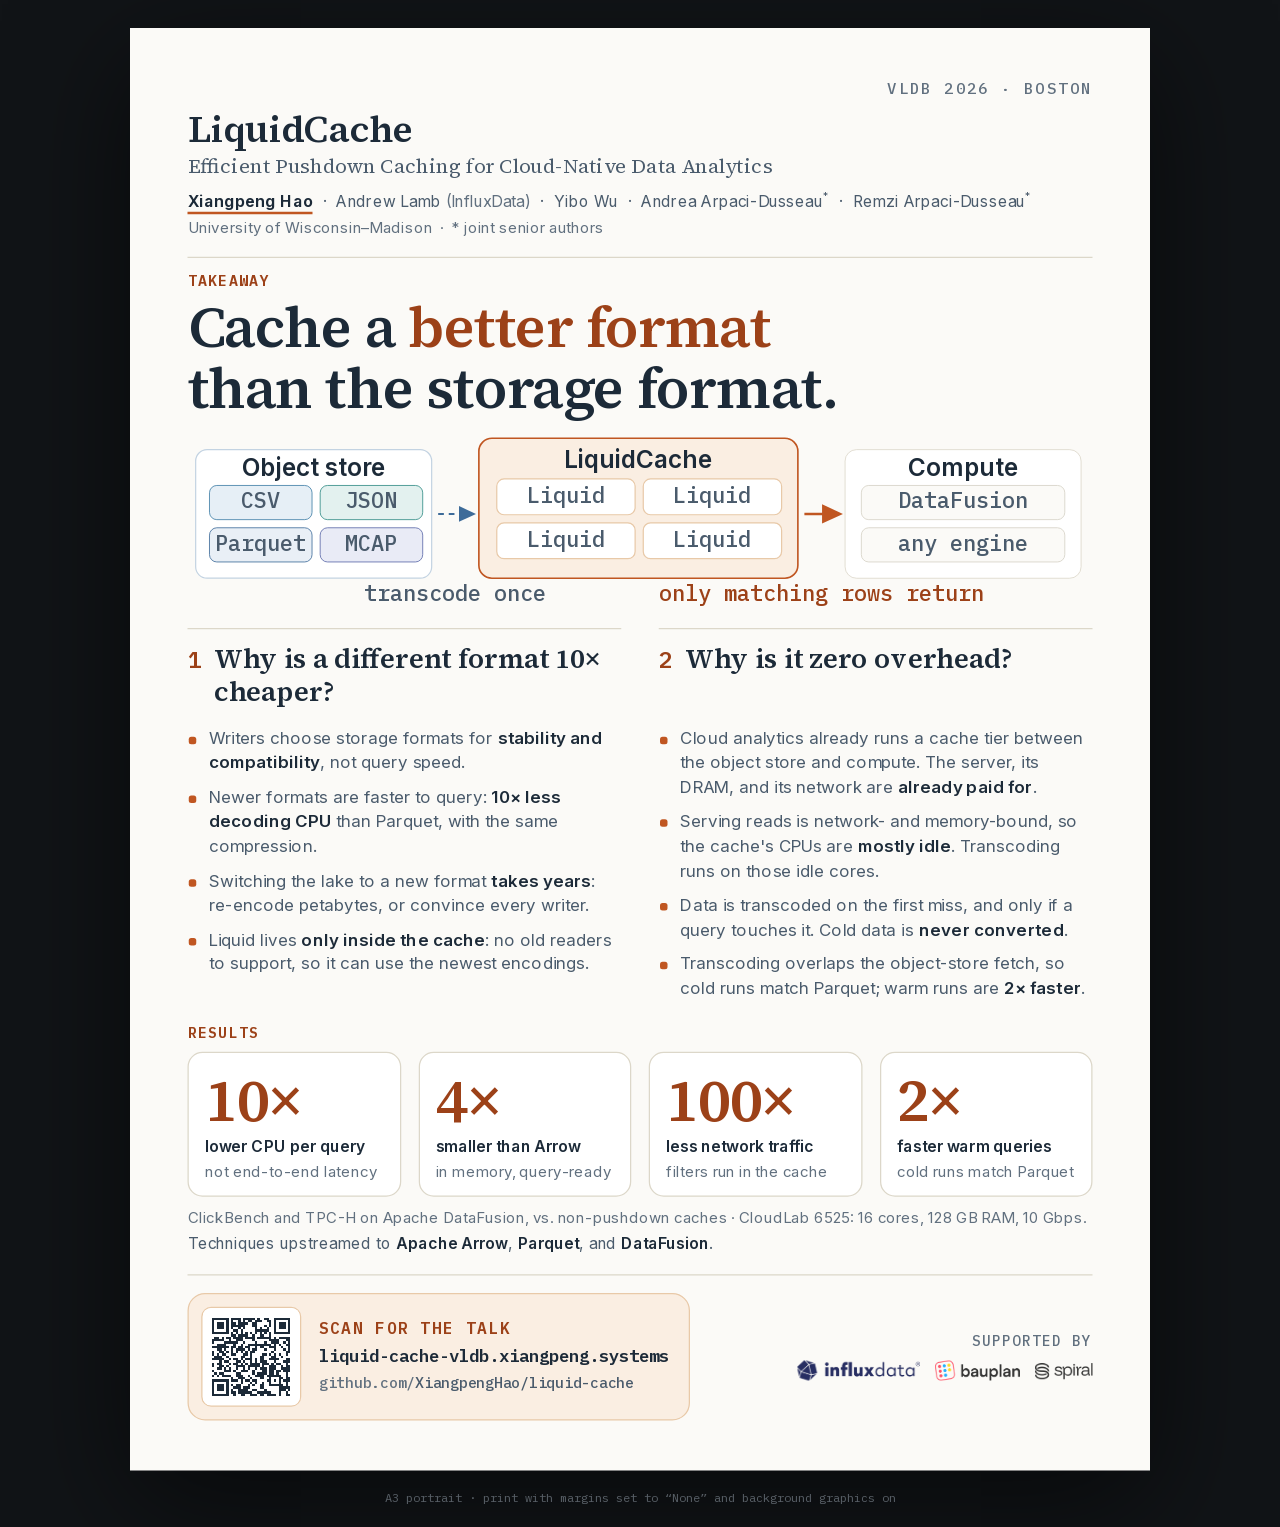
<file: poster.html>
<!DOCTYPE html>
<html lang="en">
<head>
<meta charset="utf-8">
<meta name="viewport" content="width=device-width, initial-scale=1">
<title>LiquidCache — VLDB 2026 poster</title>
<meta name="description" content="One-page poster for LiquidCache: Efficient Pushdown Caching for Cloud-Native Data Analytics — VLDB 2026, Boston.">
<style>
/* LiquidCache — VLDB 2026 one-page poster.
   Same design system as the talk (style.css); sized for A3 portrait.
   The layout lives on an 816×1154 design grid (A3 aspect) and is scaled
   up 1.3757× in print so it fills 297×420 mm exactly; on screen the
   sheet scales to fit the window. Type is scaled for reading distance:
   thesis ≈ 47pt printed, questions ≈ 22pt, bullets ≈ 14pt, fine print ≥ 12pt. */

@font-face {
  font-family: 'Source Serif 4';
  font-style: normal;
  font-weight: 200 900;
  font-display: swap;
  src: url('assets/fonts/SourceSerif4-400.woff2') format('woff2');
}
@font-face {
  font-family: 'Inter';
  font-style: normal;
  font-weight: 100 900;
  font-display: swap;
  src: url('assets/fonts/Inter-400.woff2') format('woff2');
}
@font-face {
  font-family: 'IBM Plex Mono';
  font-style: normal;
  font-weight: 400;
  font-display: swap;
  src: url('assets/fonts/IBMPlexMono-400.woff2') format('woff2');
}
@font-face {
  font-family: 'IBM Plex Mono';
  font-style: normal;
  font-weight: 500;
  font-display: swap;
  src: url('assets/fonts/IBMPlexMono-500.woff2') format('woff2');
}
@font-face {
  font-family: 'IBM Plex Mono';
  font-style: normal;
  font-weight: 600;
  font-display: swap;
  src: url('assets/fonts/IBMPlexMono-600.woff2') format('woff2');
}

:root {
  --paper: #fbfaf7;
  --card: #ffffff;
  --ink: #1c2a38;
  --ink-soft: #4a5b6c;
  --faint: #61707f;
  --line: #dcd7c9;          /* one step darker than the deck's hairline so it survives print */

  --accent: #c05621;
  --accent-deep: #9c4118;
  --accent-tint: #faeee2;
  --accent-line: #e8c9a8;

  --blue: #3d6b99;
  --blue-deep: #2d5177;

  --serif: "Source Serif 4", "Iowan Old Style", Georgia, "Times New Roman", serif;
  --sans: "Inter", -apple-system, "Segoe UI", "Helvetica Neue", Arial, sans-serif;
  --mono: "IBM Plex Mono", "SF Mono", Menlo, Consolas, monospace;
}

* { margin: 0; padding: 0; box-sizing: border-box; }

body {
  background: #111417;
  font-family: var(--sans);
  color: var(--ink);
}

::selection { background: #f5d8bd; color: var(--ink); }
a { color: inherit; text-decoration: none; }
a:hover { text-decoration: underline; }
a:focus-visible { outline: 2px solid var(--accent); outline-offset: 3px; border-radius: 3px; }

#stage {
  display: flex;
  flex-direction: column;
  align-items: center;
  padding: 28px 14px 20px;
}
#wrap { width: 816px; height: 1154px; }

/* The sheet: A3 aspect on the 816px design grid */
#sheet {
  width: 816px;
  height: 1154px;
  background: var(--paper);
  padding: 42px 46px 40px;
  display: flex;
  flex-direction: column;
  transform-origin: top left;
  box-shadow: 0 26px 90px rgba(0, 0, 0, .55);
}

.printhint {
  margin: 18px auto 0;
  font: 400 12px/1.5 var(--mono);
  color: #7d8791;
  text-align: center;
}

/* ---------- masthead + title ---------- */

.venue {
  font: 500 12.5px/1 var(--mono);
  letter-spacing: .09em;
  text-transform: uppercase;
  color: var(--faint);
  text-align: right;
}

.titleblock { margin-top: 10px; }
h1 {
  font-family: var(--serif);
  font-optical-sizing: auto;
  font-size: 30px;
  font-weight: 600;
  line-height: 1.05;
  letter-spacing: -0.008em;
  color: var(--ink);
}
.subtitle {
  margin-top: 4px;
  font: 400 16px/1.3 var(--serif);
  color: var(--ink-soft);
}
.authors {
  margin-top: 9px;
  font: 400 12.5px/1.45 var(--sans);
  color: var(--ink-soft);
}
.authors .au, .authors .me { white-space: nowrap; }
.authors .me {
  font-weight: 650;
  color: var(--ink);
  border-bottom: 2px solid var(--accent);
  padding-bottom: 1px;
}
.authors .inst { color: var(--faint); }
.authors sup { font-size: .66em; line-height: 0; }
.affil {
  margin-top: 4px;
  font: 400 12px/1.4 var(--sans);
  color: var(--faint);
}

/* ---------- sections ---------- */

.kicker {
  font: 600 12px/1 var(--mono);
  letter-spacing: .1em;
  text-transform: uppercase;
  color: var(--accent-deep);
}

.take {
  margin-top: 14px;
  border-top: 1px solid var(--line);
  padding-top: 12px;
}
.take .hero {
  margin-top: 6px;
  font-family: var(--serif);
  font-size: 46px;
  font-weight: 600;
  line-height: 1.08;
  letter-spacing: -0.012em;
}
.take .hero .a { color: var(--accent-deep); }
.take svg.diagram { margin-top: 10px; width: 100%; height: auto; display: block; }

/* two-part argument */
.parts {
  margin-top: 16px;
  display: grid;
  grid-template-columns: 1fr 1fr;
  gap: 30px;
}
.part { border-top: 1px solid var(--line); padding-top: 10px; }
.part .q { display: flex; align-items: baseline; gap: 10px; min-height: 56px; }
.part .num {
  font: 600 18px/1 var(--mono);
  color: var(--accent-deep);
  flex: none;
}
.part h2 {
  font-family: var(--serif);
  font-size: 22px;
  font-weight: 600;
  line-height: 1.2;
  color: var(--ink);
}
.part ul { list-style: none; margin-top: 8px; }
.part li {
  font: 400 13.5px/1.45 var(--sans);
  color: var(--ink-soft);
  padding: 4px 0 4px 17px;
  position: relative;
}
.part li::before {
  content: "";
  position: absolute;
  left: 1px; top: 12px;
  width: 6px; height: 6px;
  border-radius: 2px;
  background: var(--accent);
}
.part li b { font-weight: 600; color: var(--ink); }

/* results */
.payoff { margin-top: 16px; }
.stats {
  margin-top: 9px;
  display: grid;
  grid-template-columns: repeat(4, 1fr);
  gap: 14px;
}
.stat {
  background: var(--card);
  border: 1px solid var(--line);
  border-radius: 12px;
  padding: 13px 13px 11px;
}
.stat .big {
  font-family: var(--serif);
  font-size: 48px;
  font-weight: 600;
  line-height: 1;
  color: var(--accent-deep);
  letter-spacing: -0.01em;
}
.stat .what {
  margin-top: 6px;
  font: 600 12.5px/1.3 var(--sans);
  color: var(--ink);
}
.stat .vs { margin-top: 3px; font: 400 12px/1.35 var(--sans); color: var(--faint); }
.methods {
  margin-top: 8px;
  font: 400 12px/1.45 var(--sans);
  color: var(--faint);
}
.upstream {
  margin-top: 4px;
  font: 400 12.5px/1.45 var(--sans);
  color: var(--ink-soft);
}
.upstream b { font-weight: 600; color: var(--ink); }

/* footer */
.foot {
  margin-top: auto;
  border-top: 1px solid var(--line);
  padding-top: 14px;
  display: flex;
  align-items: center;
  gap: 18px;
}
.scanpanel {
  display: flex;
  align-items: center;
  gap: 14px;
  background: var(--accent-tint);
  border: 1px solid var(--accent-line);
  border-radius: 14px;
  padding: 10px 16px 10px 10px;
}
.scanpanel .qrbox {
  flex: none;
  display: block;
  width: 80px; height: 80px;
  border: 1px solid var(--accent-line);
  border-radius: 8px;
  background: #ffffff;
  overflow: hidden;
}
.scanpanel .qrbox svg { display: block; width: 100%; height: 100%; }
.scan-lab {
  font: 600 13px/1 var(--mono);
  letter-spacing: .08em;
  text-transform: uppercase;
  color: var(--accent-deep);
}
.scan-url {
  margin-top: 7px;
  font: 600 14px/1.2 var(--mono);
  color: var(--ink);
}
.scan-repo {
  margin-top: 5px;
  font: 500 12px/1.35 var(--mono);
  color: var(--ink-soft);
}
.scan-repo .at { color: var(--faint); }
.thanks { margin-left: auto; flex: none; text-align: right; }
.thanks .lab {
  font: 500 11.5px/1 var(--mono);
  letter-spacing: .09em;
  text-transform: uppercase;
  color: var(--faint);
}
.thanks .logos {
  margin-top: 11px;
  display: flex;
  align-items: center;
  justify-content: flex-end;
  gap: 12px;
}
.thanks img { height: 16px; opacity: .85; display: block; }
.thanks img.spiral { height: 13px; }

/* ---------- SVG text styles (deck scale: viewBox 1112 wide) ---------- */

svg .t-box   { font: 600 30px var(--sans); fill: var(--ink); }
svg .t-mono  { font: 500 27px var(--mono); fill: var(--ink-soft); }
svg .t-mono-a{ font: 500 27px var(--mono); fill: var(--accent-deep); }

/* ---------- print ---------- */

@media print {
  body { background: #ffffff; }
  #stage { padding: 0; display: block; }
  #wrap {
    width: 297mm !important;
    height: 420mm !important;
    overflow: hidden;
  }
  #sheet {
    /* 297mm / 816px design width */
    transform: scale(1.3757) !important;
    transform-origin: top left;
    box-shadow: none;
    -webkit-print-color-adjust: exact;
    print-color-adjust: exact;
  }
  .printhint { display: none; }
  @page { size: A3 portrait; margin: 0; }
}
</style>
</head>
<body>
<div id="stage">
<div id="wrap">
<div id="sheet">

  <div class="venue">VLDB 2026 · Boston</div>

  <div class="titleblock">
    <h1>LiquidCache</h1>
    <div class="subtitle">Efficient Pushdown Caching for Cloud-Native Data Analytics</div>
    <div class="authors">
      <span class="me">Xiangpeng Hao</span> &nbsp;·&nbsp;
      <span class="au">Andrew Lamb <span class="inst">(InfluxData)</span></span> &nbsp;·&nbsp;
      <span class="au">Yibo Wu</span> &nbsp;·&nbsp;
      <span class="au">Andrea Arpaci-Dusseau<sup>*</sup></span> &nbsp;·&nbsp;
      <span class="au">Remzi Arpaci-Dusseau<sup>*</sup></span>
    </div>
    <div class="affil">University of Wisconsin–Madison &nbsp;·&nbsp; * joint senior authors</div>
  </div>

  <section class="take">
    <div class="kicker">Takeaway</div>
    <div class="hero">Cache a <span class="a">better format</span><br>than the storage format.</div>
    <svg class="diagram" viewBox="0 0 1112 216" xmlns="http://www.w3.org/2000/svg" role="img"
         aria-label="Files flow from the object store into LiquidCache, are transcoded once into the Liquid format, and only matching rows return to compute.">
      <defs>
        <marker id="paha" viewBox="0 0 10 10" refX="7.5" refY="5" markerWidth="9" markerHeight="9" orient="auto-start-reverse">
          <path d="M0,0.6 L9.5,5 L0,9.4 z" fill="#c05621"/>
        </marker>
        <marker id="pahb" viewBox="0 0 10 10" refX="7.5" refY="5" markerWidth="9" markerHeight="9" orient="auto-start-reverse">
          <path d="M0,0.6 L9.5,5 L0,9.4 z" fill="#3d6b99"/>
        </marker>
      </defs>

      <!-- object store -->
      <rect x="10" y="22" width="290" height="158" rx="14" fill="#ffffff" stroke="#c3d3e2" stroke-width="1.5"/>
      <text x="155" y="54" text-anchor="middle" class="t-box">Object store</text>
      <rect x="27" y="66" width="126" height="42" rx="9" fill="#e6eff6" stroke="#3f7ea6"/>
      <text x="90" y="94" text-anchor="middle" class="t-mono" fill="#31658a">CSV</text>
      <rect x="163" y="66" width="126" height="42" rx="9" fill="#e3f1ef" stroke="#2f8b84"/>
      <text x="226" y="94" text-anchor="middle" class="t-mono" fill="#266f6a">JSON</text>
      <rect x="27" y="118" width="126" height="42" rx="9" fill="#e9eff6" stroke="#3d6b99"/>
      <text x="90" y="146" text-anchor="middle" class="t-mono" fill="#2d5177">Parquet</text>
      <rect x="163" y="118" width="126" height="42" rx="9" fill="#e9ebf6" stroke="#5a68a8"/>
      <text x="226" y="146" text-anchor="middle" class="t-mono" fill="#47548c">MCAP</text>

      <!-- cache: the protagonist -->
      <rect x="358" y="8" width="392" height="172" rx="16" fill="#faeee2" stroke="#c05621" stroke-width="2"/>
      <text x="554" y="44" text-anchor="middle" class="t-box" fill="#9c4118">LiquidCache</text>
      <rect x="380" y="58" width="170" height="44" rx="9" fill="#ffffff" stroke="#e8c9a8" stroke-width="1.5"/>
      <text x="465" y="88" text-anchor="middle" class="t-mono" fill="#9c4118">Liquid</text>
      <rect x="560" y="58" width="170" height="44" rx="9" fill="#ffffff" stroke="#e8c9a8" stroke-width="1.5"/>
      <text x="645" y="88" text-anchor="middle" class="t-mono" fill="#9c4118">Liquid</text>
      <rect x="380" y="112" width="170" height="44" rx="9" fill="#ffffff" stroke="#e8c9a8" stroke-width="1.5"/>
      <text x="465" y="142" text-anchor="middle" class="t-mono" fill="#9c4118">Liquid</text>
      <rect x="560" y="112" width="170" height="44" rx="9" fill="#ffffff" stroke="#e8c9a8" stroke-width="1.5"/>
      <text x="645" y="142" text-anchor="middle" class="t-mono" fill="#9c4118">Liquid</text>

      <!-- compute -->
      <rect x="808" y="22" width="290" height="158" rx="14" fill="#ffffff" stroke="#dcd7c9"/>
      <text x="953" y="54" text-anchor="middle" class="t-box">Compute</text>
      <rect x="828" y="66" width="250" height="42" rx="9" fill="#fbfaf7" stroke="#d6d2c6"/>
      <text x="953" y="94" text-anchor="middle" class="t-mono">DataFusion</text>
      <rect x="828" y="118" width="250" height="42" rx="9" fill="#fbfaf7" stroke="#d6d2c6"/>
      <text x="953" y="146" text-anchor="middle" class="t-mono">any engine</text>

      <!-- arrows: dashed = miss path, solid = every query -->
      <line x1="308" y1="101" x2="350" y2="101" stroke="#3d6b99" stroke-width="2.5" stroke-dasharray="7 6" marker-end="url(#pahb)"/>
      <line x1="758" y1="101" x2="800" y2="101" stroke="#c05621" stroke-width="3" marker-end="url(#paha)"/>
      <text x="329" y="208" text-anchor="middle" class="t-mono">transcode once</text>
      <text x="779" y="208" text-anchor="middle" class="t-mono-a">only matching rows return</text>
    </svg>
  </section>

  <section class="parts">
    <div class="part">
      <div class="q">
        <div class="num">1</div>
        <h2>Why is a different format 10× cheaper?</h2>
      </div>
      <ul>
        <li>Writers choose storage formats for <b>stability and compatibility</b>, not query speed.</li>
        <li>Newer formats are faster to query: <b>10× less decoding CPU</b> than Parquet, with the same compression.</li>
        <li>Switching the lake to a new format <b>takes years</b>: re-encode petabytes, or convince every writer.</li>
        <li>Liquid lives <b>only inside the cache</b>: no old readers to support, so it can use the newest encodings.</li>
      </ul>
    </div>
    <div class="part">
      <div class="q">
        <div class="num">2</div>
        <h2>Why is it zero overhead?</h2>
      </div>
      <ul>
        <li>Cloud analytics already runs a cache tier between the object store and compute. The server, its DRAM, and its network are <b>already paid for</b>.</li>
        <li>Serving reads is network- and memory-bound, so the cache's CPUs are <b>mostly idle</b>. Transcoding runs on those idle cores.</li>
        <li>Data is transcoded on the first miss, and only if a query touches it. Cold data is <b>never converted</b>.</li>
        <li>Transcoding overlaps the object-store fetch, so cold runs match Parquet; warm runs are <b>2× faster</b>.</li>
      </ul>
    </div>
  </section>

  <section class="payoff">
    <div class="kicker">Results</div>
    <div class="stats">
      <div class="stat">
        <div class="big">10×</div>
        <div class="what">lower CPU per query</div>
        <div class="vs">not end-to-end latency</div>
      </div>
      <div class="stat">
        <div class="big">4×</div>
        <div class="what">smaller than Arrow</div>
        <div class="vs">in memory, query-ready</div>
      </div>
      <div class="stat">
        <div class="big">100×</div>
        <div class="what">less network traffic</div>
        <div class="vs">filters run in the cache</div>
      </div>
      <div class="stat">
        <div class="big">2×</div>
        <div class="what">faster warm queries</div>
        <div class="vs">cold runs match Parquet</div>
      </div>
    </div>
    <div class="methods">ClickBench and TPC-H on Apache DataFusion, vs. non-pushdown caches · CloudLab 6525: 16 cores, 128 GB RAM, 10 Gbps.</div>
    <div class="upstream">Techniques upstreamed to <b>Apache Arrow</b>, <b>Parquet</b>, and <b>DataFusion</b>.</div>
  </section>

  <footer class="foot">
    <div class="scanpanel">
      <a class="qrbox" href="https://liquid-cache-vldb.xiangpeng.systems/" aria-label="Scan or click to open the talk online">
        <svg class="qr" viewBox="0 0 41 41" role="img" aria-label="QR code: https://liquid-cache-vldb.xiangpeng.systems/" shape-rendering="crispEdges" xmlns="http://www.w3.org/2000/svg"><rect width="41" height="41" fill="#ffffff"/><path d="M4 4h7v1h-7zM12 4h4v1h-4zM17 4h5v1h-5zM23 4h1v1h-1zM26 4h2v1h-2zM30 4h7v1h-7zM4 5h1v1h-1zM10 5h1v1h-1zM12 5h1v1h-1zM15 5h1v1h-1zM17 5h1v1h-1zM19 5h2v1h-2zM22 5h3v1h-3zM27 5h2v1h-2zM30 5h1v1h-1zM36 5h1v1h-1zM4 6h1v1h-1zM6 6h3v1h-3zM10 6h1v1h-1zM12 6h2v1h-2zM15 6h4v1h-4zM21 6h2v1h-2zM28 6h1v1h-1zM30 6h1v1h-1zM32 6h3v1h-3zM36 6h1v1h-1zM4 7h1v1h-1zM6 7h3v1h-3zM10 7h1v1h-1zM12 7h6v1h-6zM21 7h2v1h-2zM26 7h1v1h-1zM28 7h1v1h-1zM30 7h1v1h-1zM32 7h3v1h-3zM36 7h1v1h-1zM4 8h1v1h-1zM6 8h3v1h-3zM10 8h1v1h-1zM12 8h1v1h-1zM15 8h1v1h-1zM17 8h1v1h-1zM22 8h1v1h-1zM24 8h1v1h-1zM27 8h1v1h-1zM30 8h1v1h-1zM32 8h3v1h-3zM36 8h1v1h-1zM4 9h1v1h-1zM10 9h1v1h-1zM13 9h2v1h-2zM16 9h1v1h-1zM22 9h6v1h-6zM30 9h1v1h-1zM36 9h1v1h-1zM4 10h7v1h-7zM12 10h1v1h-1zM14 10h1v1h-1zM16 10h1v1h-1zM18 10h1v1h-1zM20 10h1v1h-1zM22 10h1v1h-1zM24 10h1v1h-1zM26 10h1v1h-1zM28 10h1v1h-1zM30 10h7v1h-7zM12 11h2v1h-2zM15 11h4v1h-4zM21 11h1v1h-1zM24 11h2v1h-2zM28 11h1v1h-1zM5 12h2v1h-2zM8 12h1v1h-1zM10 12h2v1h-2zM13 12h4v1h-4zM18 12h4v1h-4zM23 12h6v1h-6zM30 12h1v1h-1zM32 12h5v1h-5zM4 13h5v1h-5zM11 13h1v1h-1zM14 13h3v1h-3zM21 13h1v1h-1zM28 13h4v1h-4zM35 13h2v1h-2zM4 14h1v1h-1zM9 14h6v1h-6zM17 14h1v1h-1zM22 14h1v1h-1zM26 14h1v1h-1zM29 14h3v1h-3zM34 14h1v1h-1zM36 14h1v1h-1zM6 15h4v1h-4zM13 15h1v1h-1zM16 15h1v1h-1zM19 15h10v1h-10zM30 15h1v1h-1zM32 15h1v1h-1zM35 15h2v1h-2zM4 16h7v1h-7zM12 16h2v1h-2zM15 16h2v1h-2zM18 16h2v1h-2zM22 16h1v1h-1zM24 16h2v1h-2zM28 16h3v1h-3zM33 16h1v1h-1zM36 16h1v1h-1zM6 17h2v1h-2zM9 17h1v1h-1zM12 17h1v1h-1zM14 17h4v1h-4zM19 17h1v1h-1zM21 17h2v1h-2zM26 17h1v1h-1zM30 17h1v1h-1zM34 17h1v1h-1zM36 17h1v1h-1zM4 18h1v1h-1zM7 18h2v1h-2zM10 18h1v1h-1zM12 18h1v1h-1zM14 18h1v1h-1zM16 18h1v1h-1zM18 18h1v1h-1zM20 18h2v1h-2zM29 18h1v1h-1zM35 18h2v1h-2zM4 19h1v1h-1zM6 19h1v1h-1zM8 19h2v1h-2zM12 19h2v1h-2zM17 19h2v1h-2zM20 19h1v1h-1zM25 19h2v1h-2zM28 19h1v1h-1zM30 19h1v1h-1zM32 19h1v1h-1zM35 19h1v1h-1zM5 20h3v1h-3zM10 20h1v1h-1zM16 20h2v1h-2zM20 20h1v1h-1zM24 20h2v1h-2zM29 20h2v1h-2zM33 20h1v1h-1zM4 21h5v1h-5zM11 21h1v1h-1zM13 21h2v1h-2zM16 21h1v1h-1zM18 21h3v1h-3zM22 21h1v1h-1zM24 21h2v1h-2zM28 21h4v1h-4zM35 21h2v1h-2zM7 22h1v1h-1zM9 22h2v1h-2zM14 22h2v1h-2zM17 22h1v1h-1zM20 22h1v1h-1zM22 22h1v1h-1zM24 22h3v1h-3zM30 22h1v1h-1zM34 22h3v1h-3zM4 23h1v1h-1zM6 23h2v1h-2zM11 23h1v1h-1zM13 23h2v1h-2zM16 23h1v1h-1zM18 23h1v1h-1zM20 23h4v1h-4zM25 23h3v1h-3zM29 23h1v1h-1zM31 23h2v1h-2zM35 23h1v1h-1zM4 24h1v1h-1zM7 24h2v1h-2zM10 24h1v1h-1zM14 24h4v1h-4zM19 24h5v1h-5zM25 24h1v1h-1zM28 24h3v1h-3zM33 24h1v1h-1zM35 24h2v1h-2zM6 25h2v1h-2zM9 25h1v1h-1zM11 25h1v1h-1zM14 25h1v1h-1zM17 25h1v1h-1zM19 25h1v1h-1zM22 25h1v1h-1zM24 25h3v1h-3zM28 25h3v1h-3zM33 25h4v1h-4zM4 26h1v1h-1zM9 26h3v1h-3zM13 26h1v1h-1zM16 26h3v1h-3zM21 26h1v1h-1zM25 26h2v1h-2zM28 26h2v1h-2zM31 26h2v1h-2zM34 26h3v1h-3zM5 27h1v1h-1zM7 27h2v1h-2zM14 27h2v1h-2zM21 27h1v1h-1zM23 27h4v1h-4zM28 27h2v1h-2zM31 27h1v1h-1zM35 27h1v1h-1zM4 28h1v1h-1zM6 28h1v1h-1zM8 28h4v1h-4zM14 28h3v1h-3zM19 28h1v1h-1zM22 28h4v1h-4zM27 28h6v1h-6zM35 28h1v1h-1zM12 29h1v1h-1zM15 29h3v1h-3zM20 29h1v1h-1zM24 29h2v1h-2zM28 29h1v1h-1zM32 29h2v1h-2zM35 29h2v1h-2zM4 30h7v1h-7zM12 30h3v1h-3zM16 30h1v1h-1zM18 30h2v1h-2zM21 30h2v1h-2zM27 30h2v1h-2zM30 30h1v1h-1zM32 30h1v1h-1zM34 30h3v1h-3zM4 31h1v1h-1zM10 31h1v1h-1zM16 31h1v1h-1zM20 31h1v1h-1zM22 31h1v1h-1zM25 31h1v1h-1zM28 31h1v1h-1zM32 31h1v1h-1zM35 31h1v1h-1zM4 32h1v1h-1zM6 32h3v1h-3zM10 32h1v1h-1zM12 32h1v1h-1zM14 32h2v1h-2zM19 32h1v1h-1zM21 32h1v1h-1zM24 32h2v1h-2zM28 32h6v1h-6zM35 32h1v1h-1zM4 33h1v1h-1zM6 33h3v1h-3zM10 33h1v1h-1zM13 33h3v1h-3zM17 33h3v1h-3zM24 33h2v1h-2zM32 33h5v1h-5zM4 34h1v1h-1zM6 34h3v1h-3zM10 34h1v1h-1zM12 34h1v1h-1zM15 34h4v1h-4zM21 34h2v1h-2zM26 34h1v1h-1zM32 34h3v1h-3zM36 34h1v1h-1zM4 35h1v1h-1zM10 35h1v1h-1zM12 35h2v1h-2zM15 35h6v1h-6zM23 35h6v1h-6zM32 35h1v1h-1zM35 35h1v1h-1zM4 36h7v1h-7zM13 36h1v1h-1zM16 36h2v1h-2zM20 36h3v1h-3zM24 36h2v1h-2zM27 36h4v1h-4zM32 36h1v1h-1zM35 36h2v1h-2z" fill="#1c2a38"/></svg>
      </a>
      <div class="scan-txt">
        <div class="scan-lab">Scan for the talk</div>
        <div class="scan-url"><a href="https://liquid-cache-vldb.xiangpeng.systems/">liquid-cache-vldb.xiangpeng.systems</a></div>
        <div class="scan-repo"><a href="https://github.com/XiangpengHao/liquid-cache"><span class="at">github.com/</span>XiangpengHao/liquid-cache</a></div>
      </div>
    </div>
    <div class="thanks">
      <div class="lab">Supported by</div>
      <div class="logos">
        <img src="assets/influxdata.png" alt="InfluxData">
        <img src="assets/bauplan.png" alt="Bauplan">
        <img class="spiral" src="assets/spiral.png" alt="Spiral">
      </div>
    </div>
  </footer>

</div>
</div>
<div class="printhint">A3 portrait · print with margins set to “None” and background graphics on</div>
</div>

<script>
(function () {
  var sheet = document.getElementById("sheet");
  var wrap = document.getElementById("wrap");
  function fit() {
    var W = 816, H = 1154;
    var s = Math.min((window.innerWidth - 28) / W, 1.25);
    if (!isFinite(s) || s <= 0) return;
    sheet.style.transform = "scale(" + s + ")";
    wrap.style.width = W * s + "px";
    wrap.style.height = H * s + "px";
  }
  window.addEventListener("resize", fit);
  fit();
})();
</script>
</body>
</html>
</file>
<file: style.css>
/* LiquidCache — VLDB talk deck */

/* Self-hosted fonts (latin subsets) so the deck works offline at the venue. */
@font-face {
  font-family: 'Source Serif 4';
  font-style: normal;
  font-weight: 200 900;
  font-display: swap;
  src: url('assets/fonts/SourceSerif4-400.woff2') format('woff2');
}
@font-face {
  font-family: 'Inter';
  font-style: normal;
  font-weight: 100 900;
  font-display: swap;
  src: url('assets/fonts/Inter-400.woff2') format('woff2');
}
@font-face {
  font-family: 'IBM Plex Mono';
  font-style: normal;
  font-weight: 400;
  font-display: swap;
  src: url('assets/fonts/IBMPlexMono-400.woff2') format('woff2');
}
@font-face {
  font-family: 'IBM Plex Mono';
  font-style: normal;
  font-weight: 500;
  font-display: swap;
  src: url('assets/fonts/IBMPlexMono-500.woff2') format('woff2');
}
@font-face {
  font-family: 'IBM Plex Mono';
  font-style: normal;
  font-weight: 600;
  font-display: swap;
  src: url('assets/fonts/IBMPlexMono-600.woff2') format('woff2');
}

:root {
  --paper: #fbfaf7;
  --card: #ffffff;
  --ink: #1c2a38;
  --ink-soft: #4a5b6c;
  --faint: #61707f;
  --line: #e4e1d8;

  --accent: #c05621;        /* LiquidCache orange */
  --accent-deep: #9c4118;
  --accent-tint: #faeee2;
  --accent-line: #e8c9a8;

  --blue: #3d6b99;          /* storage / Parquet */
  --blue-deep: #2d5177;

  --serif: "Source Serif 4", "Iowan Old Style", Georgia, "Times New Roman", serif;
  --sans: "Inter", -apple-system, "Segoe UI", "Helvetica Neue", Arial, sans-serif;
  --mono: "IBM Plex Mono", "SF Mono", Menlo, Consolas, monospace;
}

* { margin: 0; padding: 0; box-sizing: border-box; }

html, body {
  height: 100%;
  background: #111417;
  font-family: var(--sans);
  color: var(--ink);
  overflow: hidden;
}

#stage {
  position: absolute;
  inset: 0;
  display: flex;
  align-items: center;
  justify-content: center;
}

#frame {
  position: relative;
  flex-shrink: 0;
  width: 1280px;
  height: 720px;
  transform-origin: center center;
}

/* ---------- slide chrome ---------- */

.slide {
  position: absolute;
  inset: 0;
  width: 1280px;
  height: 720px;
  background: var(--paper);
  padding: 62px 84px 56px;
  display: none;
  flex-direction: column;
  overflow: hidden;
}
.slide.current { display: flex; }

.pageno {
  position: absolute;
  bottom: 24px;
  right: 32px;
  font: 400 27px/1 var(--mono);
  color: var(--faint);
}

#progress {
  position: absolute;
  left: 0; bottom: 0;
  height: 3px;
  width: 100%;
  background: var(--accent);
  transform: scaleX(0);
  transform-origin: left;
  transition: transform .25s ease;
  z-index: 5;
}

.kicker {
  font: 500 27px/1 var(--mono);
  letter-spacing: .08em;
  text-transform: uppercase;
  color: var(--accent-deep);
  margin-bottom: 18px;
}
.kicker .dim { color: var(--faint); }

h1 {
  font-family: var(--serif);
  font-optical-sizing: auto;
  font-size: 54px;
  font-weight: 600;
  line-height: 1.18;
  letter-spacing: -0.008em;
  color: var(--ink);
  max-width: 1040px;
  text-wrap: balance;
}
.body {
  flex: 1;
  display: flex;
  flex-direction: column;
  justify-content: center;
  min-height: 0;
}
.body > svg { flex: none; }

/* ---------- shared components ---------- */

.chip {
  display: inline-block;
  font: 500 27px/1 var(--mono);
  color: var(--ink-soft);
  background: var(--card);
  border: 1px solid var(--line);
  border-radius: 999px;
  padding: 12px 18px;
}
/* ---------- SVG shared text styles ---------- */

svg { display: block; }
svg .t-box   { font: 600 30px var(--sans); fill: var(--ink); }
svg .t-box-s { font: 600 28px var(--sans); fill: var(--ink); }
svg .t-lab   { font: 400 28px var(--sans); fill: var(--ink-soft); }
svg .t-mono  { font: 500 27px var(--mono); fill: var(--ink-soft); }
svg .t-mono-a{ font: 500 27px var(--mono); fill: var(--accent-deep); }
svg .t-mono-f{ font: 400 27px var(--mono); fill: var(--faint); }
svg .t-num   { font: 500 27px var(--mono); fill: var(--ink); }
svg .t-callout { font: 600 30px var(--sans); fill: var(--accent-deep); }
svg .t-fine  { font: 400 27px var(--sans); fill: var(--faint); }

/* SVG build-animation helpers */
svg .grow-y { transform-box: fill-box; transform-origin: center bottom; }
svg .grow-x { transform-box: fill-box; transform-origin: left center; }
svg .pop    { transform-box: fill-box; transform-origin: center; }

/* slide 2 animation: static end-state when motion is off or unavailable */
svg .cached-static { opacity: 0; }
svg .fly {
  will-change: transform, opacity;
  filter: drop-shadow(0 3px 5px rgba(28, 42, 56, 0.18));
}
svg.motion-off .cached-static { opacity: 1; }
svg.motion-off .fly,
svg.motion-off .pulse { display: none; }
@media print {
  svg .cached-static { opacity: 1 !important; }
  svg .fly, svg .pulse { display: none !important; }
}

/* ---------- slide 1: title ---------- */

.s-title { padding: 70px 96px 46px; }
.s-title .brand {
  display: flex;
  align-items: center;
  justify-content: space-between;
}
.s-title .brand img.lc { height: 54px; }
.s-title .venue {
  font: 500 27px/1 var(--mono);
  letter-spacing: .08em;
  text-transform: uppercase;
  color: var(--faint);
}
.s-title .mid { flex: 1; display: flex; flex-direction: column; justify-content: center; }
.s-title h1 {
  font-size: 62px;
  font-weight: 600;
  line-height: 1.1;
  max-width: 980px;
}
.s-title .subtitle {
  margin-top: 18px;
  font: 400 33px/1.35 var(--serif);
  color: var(--ink-soft);
}
.s-title .authors {
  margin-top: 40px;
  font: 400 28px/1.4 var(--sans);
  color: var(--ink-soft);
}
.s-title .authors .inst { color: var(--faint); }
.s-title .authors .au,
.s-title .authors .me { white-space: nowrap; }
.s-title .authors .me {
  font-weight: 650;
  color: var(--ink);
  border-bottom: 3px solid var(--accent);
  padding-bottom: 1px;
}

.s-title .authors sup {
  font-size: 0.66em;
  line-height: 0;
}
.s-title .affil {
  margin-top: 6px;
  font: 400 27px/1.4 var(--sans);
  color: var(--faint);
}
.s-title .jsa-note {
  margin-top: 16px;
  font: 400 20px/1.3 var(--sans);
  color: var(--faint);
}
.s-title .foot {
  display: flex;
  align-items: center;
  gap: 34px;
  border-top: 1px solid var(--line);
  padding-top: 26px;
}
.s-title .foot .lab {
  font: 500 27px/1.2 var(--mono);
  letter-spacing: .06em;
  text-transform: uppercase;
  color: var(--faint);
}
.s-title .foot img { height: 36px; opacity: .92; }
.s-title .foot img.spiral { height: 31px; }

/* ---------- slide 2 & 16: takeaway ---------- */

.s-take { padding: 48px 96px 50px; }
.s-take .hero {
  font-family: var(--serif);
  font-size: 58px;
  font-weight: 600;
  line-height: 1.16;
  letter-spacing: -0.01em;
  max-width: 1020px;
}
.s-take .hero .a { color: var(--accent-deep); }
.s-take .pair {
  display: grid;
  grid-template-columns: 1fr 1fr;
  gap: 28px;
  margin-top: 8px;
}
.s-take .pair .item { border-top: 1px solid var(--line); padding-top: 20px; }
.s-take .pair h3 {
  font: 600 30px/1.3 var(--sans);
  color: var(--ink);
  margin-bottom: 8px;
}
.s-take .pair p { font: 400 27px/1.4 var(--sans); color: var(--ink-soft); }

/* ---------- roadmap ---------- */

.s-map {
  padding: 84px 96px;
  justify-content: center;
}
.s-map .anchor {
  font: 500 27px/1.3 var(--mono);
  letter-spacing: .02em;
  color: var(--faint);
  margin-bottom: 58px;
}
.s-map .anchor b { color: var(--accent-deep); font-weight: 500; }
.s-map .anchor { margin-bottom: 48px; }
.s-map .parts { display: flex; flex-direction: column; gap: 44px; }
.s-map .part { display: flex; align-items: baseline; gap: 30px; }
.s-map .num {
  font: 600 40px/1 var(--mono);
  color: var(--faint);
  width: 64px;
  flex: none;
}
.s-map .part h2 {
  font-family: var(--serif);
  font-size: 58px;
  font-weight: 600;
  line-height: 1.15;
  color: var(--faint);
}
.s-map .part.active .num { color: var(--accent); }
.s-map .part.active h2 { color: var(--ink); }
.s-map .part.done h2 { color: #a3aeb9; }
.s-map .part.done h2::after {
  content: "✓";
  margin-left: 16px;
  font-family: var(--sans);
  font-size: 32px;
  vertical-align: 8px;
  color: var(--accent);
}

/* ---------- staged reveals ----------
   Hidden steps keep their layout box so the slide never reflows as
   the presenter advances. Print and reduced-motion show everything. */
[data-step] { opacity: 0; }
[data-step].shown { opacity: 1; }
@media print { [data-step] { opacity: 1 !important; } }

/* ---------- format wall (slide 6) ---------- */
.wall { margin-top: 34px; }
.wall .lab {
  font: 500 27px/1 var(--mono);
  letter-spacing: .04em;
  text-transform: uppercase;
  color: var(--faint);
  margin-bottom: 22px;
}
.wall-row {
  display: flex;
  align-items: center;
  gap: 26px;
  flex-wrap: wrap;
}
.fmt-txt { font: 500 27px/1 var(--mono); color: var(--ink-soft); }
.fmt-logo { height: 38px; width: auto; display: block; }
.fmt-logo.sq { height: 46px; border-radius: 11px; }
.fmt-logo.dots { height: 32px; }
.fmt-logo.tall { height: 44px; }

/* ---------- generic two-column ---------- */

.cols { display: grid; grid-template-columns: 1fr 1fr; gap: 36px; }

.panel {
  background: var(--card);
  border: 1px solid var(--line);
  border-radius: 16px;
  padding: 22px 28px;
}
.panel .p-head {
  font: 500 27px/1 var(--mono);
  letter-spacing: .06em;
  text-transform: uppercase;
  margin-bottom: 14px;
}
.panel ul { list-style: none; }
.panel li {
  font: 400 27px/1.35 var(--sans);
  color: var(--ink);
  padding: 8px 0 8px 34px;
  position: relative;
}
.panel li::before {
  content: "";
  position: absolute;
  left: 2px; top: 21px;
  width: 11px; height: 11px;
  border-radius: 3px;
}

.panel.archive .p-head { color: var(--blue-deep); }
.panel.archive li::before { background: var(--blue); }
.panel.hw .p-head { color: var(--accent-deep); }
.panel.hw li::before { background: var(--accent); }

/* format zoo strip */
.zoo { margin-top: 30px; }
.zoo .lab {
  font: 500 27px/1 var(--mono);
  letter-spacing: .06em;
  text-transform: uppercase;
  color: var(--faint);
  margin-bottom: 16px;
}
.zoo .chips { display: flex; gap: 10px; flex-wrap: wrap; }

/* option cards (slide 8) */
.opt {
  border: 1px solid var(--line);
  border-radius: 16px;
  background: var(--card);
  padding: 28px 30px;
  position: relative;
}
.opt .o-tag {
  font: 500 27px/1 var(--mono);
  letter-spacing: .06em;
  text-transform: uppercase;
  color: var(--faint);
  margin-bottom: 12px;
}
.opt h3 { font: 600 32px/1.3 var(--sans); color: var(--ink); margin-bottom: 14px; }
.opt ul { list-style: none; }
.opt li {
  font: 400 27px/1.35 var(--sans);
  color: var(--ink-soft);
  padding: 7px 0 7px 38px;
  position: relative;
}
.opt li::before {
  content: "✕";
  position: absolute;
  left: 2px; top: 12px;
  font: 600 24px/1.35 var(--mono);
  color: #b3452c;
}

.verdict {
  margin-top: 30px;
  display: flex;
  align-items: baseline;
  gap: 14px;
  font: 400 28px/1.45 var(--sans);
  color: var(--ink-soft);
}
.verdict .mark {
  font: 600 27px/1 var(--mono);
  letter-spacing: .06em;
  color: var(--accent-deep);
  background: var(--accent-tint);
  border: 1px solid var(--accent-line);
  border-radius: 999px;
  padding: 12px 16px;
  flex: none;
}

/* stat blocks (slide 15) */
.stats { display: grid; grid-template-columns: repeat(3, 1fr); gap: 30px; }
.stat {
  background: var(--card);
  border: 1px solid var(--line);
  border-radius: 16px;
  padding: 30px 32px 26px;
}
.stat .big {
  font-family: var(--serif);
  font-size: 84px;
  font-weight: 600;
  line-height: 1;
  color: var(--accent-deep);
  letter-spacing: -0.01em;
}
.stat .what {
  margin-top: 14px;
  font: 600 30px/1.3 var(--sans);
  color: var(--ink);
}
.stat .vs { margin-top: 10px; font: 400 27px/1.4 var(--sans); color: var(--faint); }
.methods {
  margin-top: 30px;
  font: 400 27px/1.45 var(--sans);
  color: var(--faint);
}
.methods .fine { color: var(--faint); }

/* conclusion */
.s-end .links {
  display: flex;
  gap: 40px;
  align-items: center;
  border-top: 1px solid var(--line);
  padding-top: 24px;
  margin-top: 10px;
}
.s-end .repo { font: 500 27px/1 var(--mono); color: var(--ink); text-decoration: none; display: inline-block; }
.s-end .repo .at { color: var(--faint); }
.s-end .upstream { font: 400 27px/1.4 var(--sans); color: var(--faint); max-width: 620px; }
.s-end .thanks { margin-left: auto; display: flex; align-items: center; gap: 22px; }
.s-end .thanks img { height: 28px; opacity: .8; }
.s-end .thanks img.spiral { height: 24px; }

/* ---------- print ---------- */

@media print {
  html, body {
    overflow: visible;
    background: #fff;
    height: auto;
    -webkit-print-color-adjust: exact;
    print-color-adjust: exact;
  }
  #stage { position: static; display: block; }
  #frame { transform: none !important; width: auto; height: auto; }
  .slide {
    display: flex !important;
    position: relative;
    page-break-after: always;
    break-after: page;
  }
  .slide:last-of-type { page-break-after: auto; break-after: auto; }
  #progress { display: none; }
  @page { size: 1280px 720px; margin: 0; }
}
</file>
